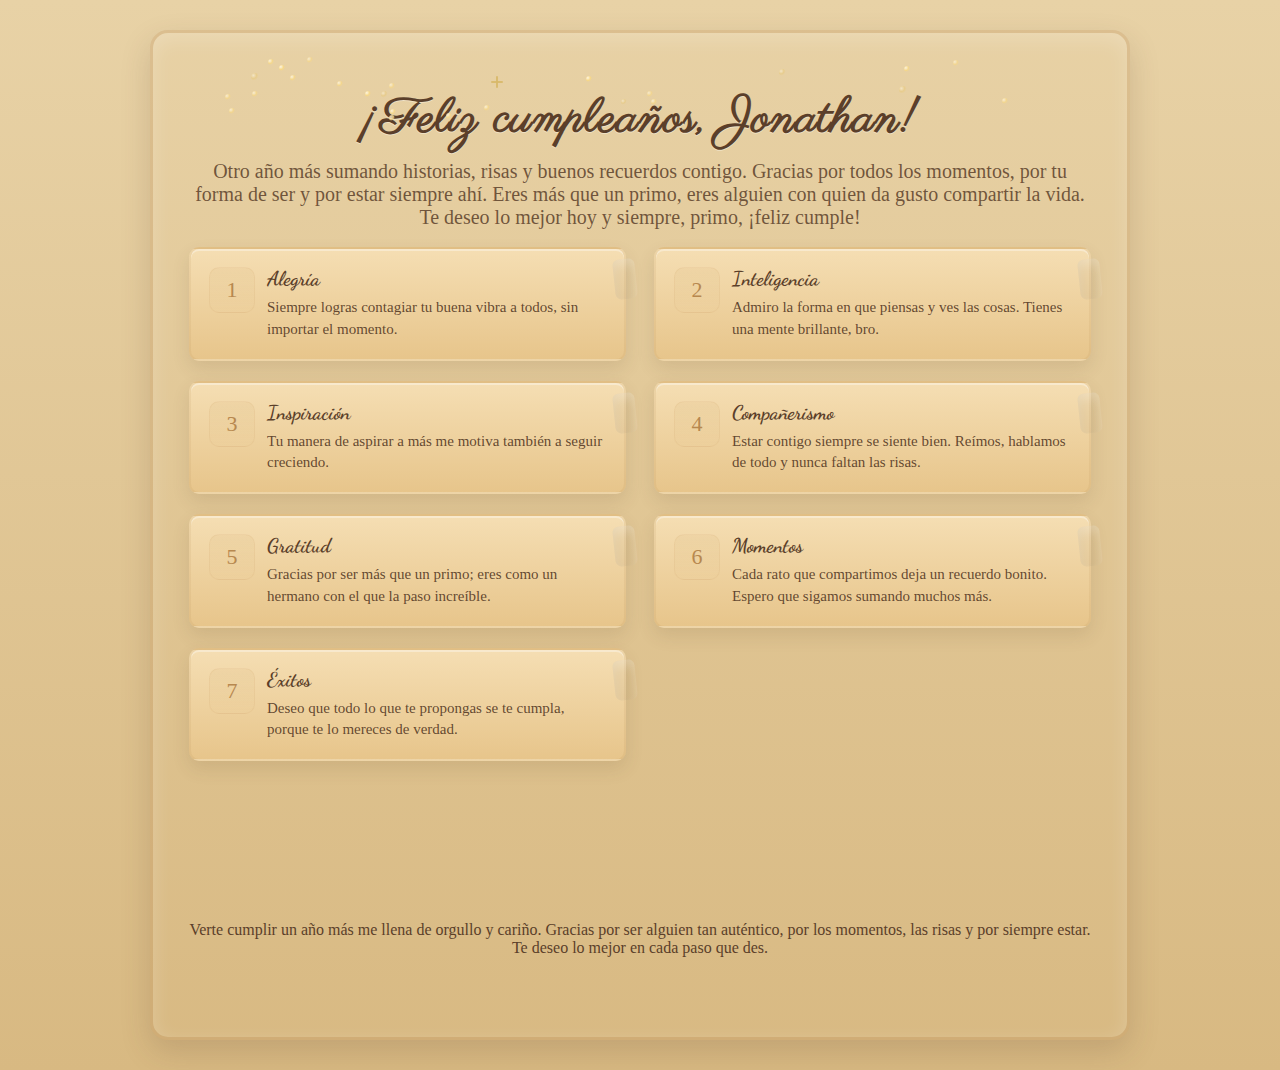
<file: index.html>
<!DOCTYPE html>
<html lang="es">
  <head>
    <meta charset="utf-8" />
    <meta name="viewport" content="width=device-width,initial-scale=1" />
    <title>Feliz cumpleaños Jonathan</title>

    <!-- Fuentes -->
    <link
      href="https://fonts.googleapis.com/css2?family=Great+Vibes&display=swap"
      rel="stylesheet"
    />
    <link
      href="https://fonts.googleapis.com/css2?family=Dancing+Script:wght@600&display=swap"
      rel="stylesheet"
    />
    <link
      href="https://fonts.googleapis.com/css2?family=Parisienne&display=swap"
      rel="stylesheet"
    />
    <link rel="stylesheet" href="jonathan.css">
  </head>
  <body>
    <main>
      <!-- STAR AREA: contiene las estrellas estáticas, flotantes y las que caen -->
      <div class="star-area" aria-hidden="true">
        <!-- Estrellas estáticas (posiciones iniciales; si quieres las muevo) -->
        <div class="star s-1" style="top: 10%; left: 8%"></div>
        <div class="star s-2 tw" style="top: 18%; left: 22%"></div>
        <div
          class="star cross"
          style="top: 12%; left: 34%; opacity: 0.95"
        ></div>
        <div class="star s-3" style="top: 22%; left: 48%"></div>
        <div class="star s-2" style="top: 8%; left: 65%"></div>
        <div class="star s-1 tw" style="top: 16%; left: 78%"></div>

        <!-- Unas sparkles que suben levemente (generadas por JS también) -->
        <!-- Y varias estrellas cayendo (también administradas por JS) -->
      </div>

      <header>
        <h1>¡Feliz cumpleaños, Jonathan!</h1>
        <p>
          Otro año más sumando historias, risas y buenos recuerdos contigo.
          Gracias por todos los momentos, por tu forma de ser y por estar
          siempre ahí. Eres más que un primo, eres alguien con quien da gusto
          compartir la vida. Te deseo lo mejor hoy y siempre, primo, ¡feliz
          cumple!
        </p>
      </header>

      <section class="tarjetas" aria-label="mensajes">
        <article class="tarjeta">
          <span>1</span>
          <div class="valor">
            <h3>Alegría</h3>
            <p>
              Siempre logras contagiar tu buena vibra a todos, sin importar el
              momento.
            </p>
          </div>
        </article>
        <article class="tarjeta">
          <span>2</span>
          <div class="valor">
            <h3>Inteligencia</h3>
            <p>
              Admiro la forma en que piensas y ves las cosas. Tienes una mente
              brillante, bro.
            </p>
          </div>
        </article>
        <article class="tarjeta">
          <span>3</span>
          <div class="valor">
            <h3>Inspiración</h3>
            <p>
              Tu manera de aspirar a más me motiva también a seguir creciendo.
            </p>
          </div>
        </article>
        <article class="tarjeta">
          <span>4</span>
          <div class="valor">
            <h3>Compañerismo</h3>
            <p>
              Estar contigo siempre se siente bien. Reímos, hablamos de todo y
              nunca faltan las risas.
            </p>
          </div>
        </article>
        <article class="tarjeta">
          <span>5</span>
          <div class="valor">
            <h3>Gratitud</h3>
            <p>
              Gracias por ser más que un primo; eres como un hermano con el que
              la paso increíble.
            </p>
          </div>
        </article>
        <article class="tarjeta">
          <span>6</span>
          <div class="valor">
            <h3>Momentos</h3>
            <p>
              Cada rato que compartimos deja un recuerdo bonito. Espero que
              sigamos sumando muchos más.
            </p>
          </div>
        </article>
        <article class="tarjeta">
          <span>7</span>
          <div class="valor">
            <h3>Éxitos</h3>
            <p>
              Deseo que todo lo que te propongas se te cumpla, porque te lo
              mereces de verdad.
            </p>
          </div>
        </article>
        <article class="tarjeta">
          <span>8</span>
          <div class="valor">
            <h3>Buenas vibras</h3>
            <p>
              Tienes esa energía que hace que todo sea más divertido. Cuando
              andamos juntos, todo fluye.
            </p>
          </div>
        </article>
        <article class="tarjeta">
          <span>9</span>
          <div class="valor">
            <h3>Admiración</h3>
            <p>
              Nunca dejes de soñar ni de luchar por lo que quieres, porque
              tienes todo para lograrlo.
            </p>
          </div>
        </article>
        <article class="tarjeta">
          <span>10</span>
          <div class="valor">
            <h3>Cariño</h3>
            <p>
              A veces no se dice tanto, pero te tengo un cariño enorme. Eres
              parte de mis mejores recuerdos.
            </p>
          </div>
        </article>
      </section>

      <footer>
        Verte cumplir un año más me llena de orgullo y cariño. Gracias por ser
        alguien tan auténtico, por los momentos, las risas y por siempre estar.
        Te deseo lo mejor en cada paso que des.
      </footer>
    </main>

    <script defer src="jonathan.js"></script>
    
  </body>
</html>
</file>
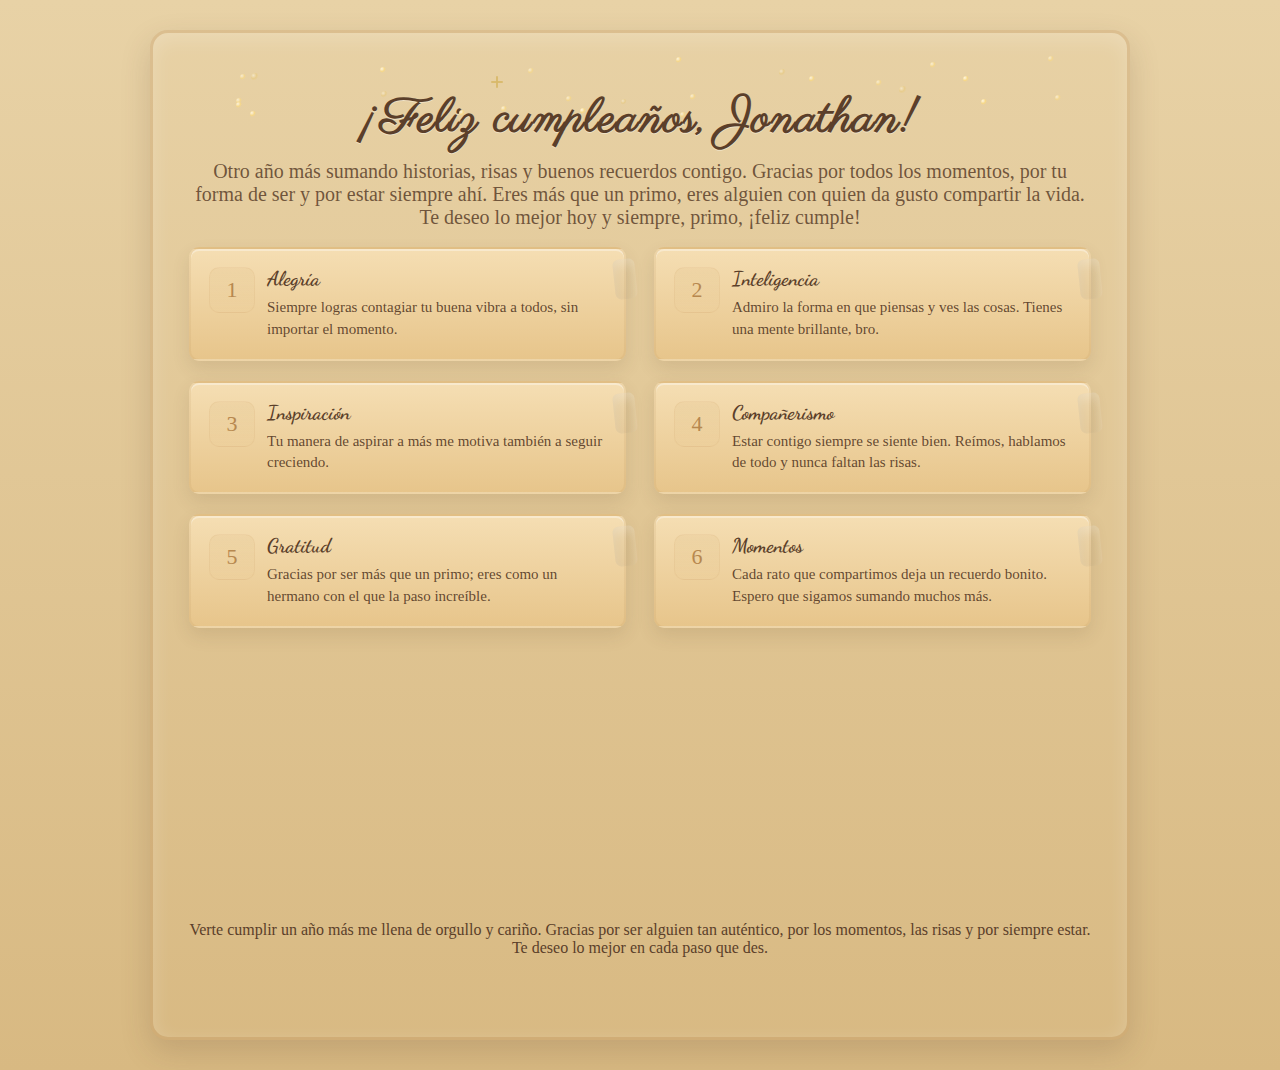
<file: jonathan.html>
<!DOCTYPE html>
<html lang="es">
<head>
  <meta charset="utf-8" />
  <meta name="viewport" content="width=device-width,initial-scale=1" />
  <title>Feliz cumpleaños Jonathan</title>

  <!-- Fuentes -->
  <link href="https://fonts.googleapis.com/css2?family=Great+Vibes&display=swap" rel="stylesheet">
  <link href="https://fonts.googleapis.com/css2?family=Dancing+Script:wght@600&display=swap" rel="stylesheet">
  <link href="https://fonts.googleapis.com/css2?family=Parisienne&display=swap" rel="stylesheet">

  <style>
    * { box-sizing: border-box; }

    body {
      margin: 0;
      font-family: 'Merriweather', serif;
      background: linear-gradient(to bottom, #e8d2a6, #d8b982);
      color: #5b3f2a;
      display: flex;
      align-items: flex-start;
      justify-content: center;
      padding: 30px;
      position: relative;
      min-height: 100vh;
      overflow-y: auto; /* permite scroll vertical */
    }

    /* ===== MAIN (pergamino) ===== */
    main {
      position: relative;
      width: 100%;
      max-width: 980px;
      color: #5b3f2a;
      border-radius: 18px;
      padding: 48px 36px 80px 36px;
      box-shadow: 0 12px 30px rgba(91,63,42,0.18), inset 0 6px 20px rgba(255,255,255,0.2);
      border: 3px solid rgba(183,136,79,0.25);
      z-index: 1;
      overflow: visible;
    }

    header { text-align: center; }
    header h1 {
      font-family: 'Parisienne','Great Vibes','Dancing Script';
      font-size: 48px;
      margin: 6px 0 0 0;
      letter-spacing: 1px;
      text-shadow: 0 1px 0 rgba(255,255,255,0.4);
    }
    header p { margin: 8px 0 0 0; font-size: 20px; color: rgba(91,63,42,0.85); }

    /* ===== TARJETAS ===== */
    .tarjetas {
      display: grid;
      grid-template-columns: repeat(2, 1fr);
      gap: 20px 28px;
      margin-top: 18px;
    }

    .tarjeta {
      background: linear-gradient(180deg, #f5deb3 0%, #e7c58b 100%);
      box-shadow: 0 8px 18px rgba(91,63,42,0.12), inset 0 2px 0 rgba(255,255,255,0.35);
      border: 2px solid rgba(183,136,79,0.12);
      border-radius: 10px;
      padding: 18px;
      display: flex;
      gap: 12px;
      align-items: flex-start;
      transition: transform .22s ease, box-shadow .22s ease, opacity .3s ease;
      position: relative;
      opacity: 0;
      transform: translateY(12px) scale(.995);
    }
    .tarjeta.visible { opacity: 1; transform: translateY(0) scale(1); }
    .tarjeta:hover { transform: translateY(-6px) scale(1.01); box-shadow: 0 18px 36px rgba(91,63,42,0.16); }

    .tarjeta span {
      width: 46px; height: 46px; border-radius: 10px; display:grid; place-items:center; font-size:22px;
      color: #b7884f; background: linear-gradient(180deg, rgba(196,154,83,0.08), transparent);
      border:1px solid rgba(183,136,79,0.09); flex: 0 0 46px;
    }

    .valor h3 { font-family:'Dancing Script'; font-size:20px; margin:0 0 6px 0; color:#5b3f2a; }
    .valor p { margin:0; font-size:15px; line-height:1.45; color:rgba(91,63,42,0.95); }

    footer { text-align:center; margin-top:26px; font-size:16px; color:#5b3f2a; }
    .tarjeta::before {
      content:""; position:absolute; right:-12px; top:10px; width:22px; height:40px; border-radius:6px;
      background:linear-gradient(90deg, rgba(0,0,0,0.06), transparent); transform: rotate(-6deg);
      box-shadow: inset 0 6px 10px rgba(255,255,255,0.18);
    }

    /* contenedor de estrellas (estáticas y flotantes) */
    .star-area {
      position: absolute;
      top: 18px;                 /* ajusta para subir/bajar las estrellas */
      left: 24px;
      right: 24px;
      height: 220px;
      pointer-events: none;
      z-index: 8;               /* por encima del contenido del main */
      overflow: visible;
    }

    /* ---------- Estrellas estáticas (puntitos dorados y cruzcitas) ---------- */
    .star {
      position: absolute;
      border-radius: 50%;
      opacity: 0.5;
      filter: blur(0.2px);
      background: radial-gradient(circle at 30% 30%, #fff8e6 0%, #e8c97a 40%, rgba(232,201,122,0) 65%);
    }
    .star.s-1 { width:8px; height:8px; }
    .star.s-2 { width:7px; height:7px; }
    .star.s-3 { width:6px; height:6px; }

    /* cruz (pequeña estrella en forma de +) con pseudo-elementos */
    .star.cross { width:10px; height:10px; background: transparent; }
    .star.cross::before, .star.cross::after {
      content:""; position:absolute; left:50%; top:50%; transform:translate(-50%,-50%); width:2px; height:12px;
      background:#d8b869; border-radius:2px; opacity:0.95;
    }
    .star.cross::after { transform:translate(-50%,-50%) rotate(90deg); }

    /* twinkle opcional */
    @keyframes twinkle { 0%,100%{opacity:.95; transform:scale(1);} 50%{opacity:.6; transform:scale(1.12);} }
    .star.tw { animation: twinkle 3.5s ease-in-out infinite; }

    /* ---------- Estrellas / puntitos flotantes (suben levemente) ---------- */
    .sparkle {
      position:absolute;
      width:6px; height:6px; border-radius:50%;
      background: radial-gradient(circle at 30% 30%, #fff8e6 0%, #f7d887 45%, rgba(247,216,135,0) 70%);
      opacity: 0.9; filter: blur(.1px);
      animation: floatUp 5s linear infinite;
    }
    @keyframes floatUp {
      from { transform: translateY(0) scale(.85); opacity: 0.95; }
      to   { transform: translateY(-180px) scale(1.05); opacity: 0; }
    }

    /* ---------- Estrellas cayendo (más sutil) ---------- */
    .fall {
      position: fixed;
      top: -10px;
      width: 6px; height: 6px; border-radius: 50%;
      background: radial-gradient(circle at 30% 30%, #fff8e6 0%, #f7d887 45%, rgba(247,216,135,0) 70%);
      opacity: 0.5; filter: blur(.1px);
      animation: fallY linear infinite;
      z-index: 1000;
    }

    @keyframes fallY {
  0% { transform: translateY(0) translateX(0) rotate(0deg); opacity:1; }
  100% { transform: translateY(var(--fallDistance, 720px)) translateX(60px) rotate(240deg); opacity:0; }
}

    /* diferentes duraciones/delays para naturalidad */
    .fall.f1 { left: 8%; animation-duration: 18.5s; animation-delay: 0s; }
    .fall.f2 { left: 28%; animation-duration: 20.2s; animation-delay: 1.2s; }
    .fall.f3 { left: 50%; animation-duration: 19.4s; animation-delay: 0.6s; }
    .fall.f4 { left: 72%; animation-duration: 21s; animation-delay: 2.3s; }
    .fall.f5 { left: 88%; animation-duration: 20.6s; animation-delay: 3s; }

    /* responsive */
    @media (max-width:720px) {
      .tarjetas { grid-template-columns: 1fr; }
      main { padding: 32px 20px 58px 20px; }
      header h1 { font-size: 38px; }
      .star-area { height: 140px; top: 12px; left: 12px; right: 12px; }
    }
  </style>
</head>
<body>
  <main>
    <!-- STAR AREA: contiene las estrellas estáticas, flotantes y las que caen -->
    <div class="star-area" aria-hidden="true">
      <!-- Estrellas estáticas (posiciones iniciales; si quieres las muevo) -->
      <div class="star s-1" style="top:10%; left:8%;"></div>
      <div class="star s-2 tw" style="top:18%; left:22%;"></div>
      <div class="star cross" style="top:12%; left:34%; opacity:.95;"></div>
      <div class="star s-3" style="top:22%; left:48%;"></div>
      <div class="star s-2" style="top:8%; left:65%;"></div>
      <div class="star s-1 tw" style="top:16%; left:78%;"></div>

      <!-- Unas sparkles que suben levemente (generadas por JS también) -->
      <!-- Y varias estrellas cayendo (también administradas por JS) -->
    </div>

    <header>
      <h1>¡Feliz cumpleaños, Jonathan!</h1>
      <p>Otro año más sumando historias, risas y buenos recuerdos contigo.
Gracias por todos los momentos, por tu forma de ser y por estar siempre ahí.
Eres más que un primo, eres alguien con quien da gusto compartir la vida. Te deseo lo mejor hoy y siempre, primo, ¡feliz cumple!</p>
    </header>

    <section class="tarjetas" aria-label="mensajes">
      <article class="tarjeta"><span>1</span><div class="valor"><h3>Alegría</h3><p>Siempre logras contagiar tu buena vibra a todos, sin importar el momento.</p></div></article>
      <article class="tarjeta"><span>2</span><div class="valor"><h3>Inteligencia</h3><p>Admiro la forma en que piensas y ves las cosas. Tienes una mente brillante, bro.</p></div></article>
      <article class="tarjeta"><span>3</span><div class="valor"><h3>Inspiración</h3><p>Tu manera de aspirar a más me motiva también a seguir creciendo.</p></div></article>
      <article class="tarjeta"><span>4</span><div class="valor"><h3>Compañerismo</h3><p>Estar contigo siempre se siente bien. Reímos, hablamos de todo y nunca faltan las risas.</p></div></article>
      <article class="tarjeta"><span>5</span><div class="valor"><h3>Gratitud</h3><p>Gracias por ser más que un primo; eres como un hermano con el que la paso increíble.</p></div></article>
      <article class="tarjeta"><span>6</span><div class="valor"><h3>Momentos</h3><p>Cada rato que compartimos deja un recuerdo bonito. Espero que sigamos sumando muchos más.</p></div></article>
      <article class="tarjeta"><span>7</span><div class="valor"><h3>Éxitos</h3><p>Deseo que todo lo que te propongas se te cumpla, porque te lo mereces de verdad.</p></div></article>
      <article class="tarjeta"><span>8</span><div class="valor"><h3>Buenas vibras</h3><p>Tienes esa energía que hace que todo sea más divertido. Cuando andamos juntos, todo fluye.</p></div></article>
      <article class="tarjeta"><span>9</span><div class="valor"><h3>Admiración</h3><p>Nunca dejes de soñar ni de luchar por lo que quieres, porque tienes todo para lograrlo.</p></div></article>
      <article class="tarjeta"><span>10</span><div class="valor"><h3>Cariño</h3><p>A veces no se dice tanto, pero te tengo un cariño enorme. Eres parte de mis mejores recuerdos.</p></div></article>
    </section>

    <footer>Verte cumplir un año más me llena de orgullo y cariño. Gracias por ser alguien tan auténtico, por los momentos, las risas y por siempre estar. Te deseo lo mejor en cada paso que des.</footer>
  </main>

  <script>
    /* ===== entrada de tarjetas (la animación que ya tenías) ===== */
    document.addEventListener('DOMContentLoaded', ()=>{
      const cards = Array.from(document.querySelectorAll('.tarjeta'));
      cards.forEach((c,i)=>{
        setTimeout(()=> c.classList.add('visible'), 120 * i);
      });

      /* ===== generar sparkles (flotantes arriba dentro de star-area) ===== */
      const starArea = document.querySelector('.star-area');

     // Sparkles leves que suben (floatUp)
for (let i = 0; i < 20; i++) {
  const s = document.createElement('div');
  s.className = 'sparkle';
  s.style.left = (5 + Math.random() * 90) + '%';
  s.style.top = (5 + Math.random() * 60) + 'px';
  s.style.animationDelay = (Math.random() * 4) + 's';
  s.style.opacity = 0.6 + Math.random() * 0.4;
  starArea.appendChild(s);
}

/* ===== generar estrellas cayendo (más cantidad y con alturas variables) ===== */
for (let i = 0; i < 60; i++) { // antes 8 → ahora 60
  const f = document.createElement('div');
  f.className = 'fall f' + ((i % 5) + 1);

  // distribuir horizontalmente y empezar en diferentes alturas
  f.style.left = (5 + Math.random() * 90) + '%';
  f.style.top = (-200 - Math.random() * 200) + 'px';

  // duración y delay variables
const dur = 18 + Math.random() * 12;
const delay = Math.random() * 10;
f.style.animationDuration = dur + 's';
f.style.animationDelay = delay + 's';

// animación personalizada según alto del documento
const screenHeight = document.body.scrollHeight; 
const fallDistance = screenHeight + 400; // un poco más del total
f.style.setProperty('--fallDistance', fallDistance + 'px');


  // agregarlas al main para mantener el mismo stacking
  document.body.appendChild(f);

}

    });
  </script>
</body>
</html>
</file>
<file: jonathan.css>
* {
  box-sizing: border-box;
}

body {
  margin: 0;
  font-family: "Merriweather", serif;
  background: linear-gradient(to bottom, #e8d2a6, #d8b982);
  color: #5b3f2a;
  display: flex;
  align-items: flex-start;
  justify-content: center;
  padding: 30px;
  position: relative;
  min-height: 100vh;
  overflow-y: auto; /* permite scroll vertical */
}

/* ===== MAIN (pergamino) ===== */
main {
  position: relative;
  width: 100%;
  max-width: 980px;
  color: #5b3f2a;
  border-radius: 18px;
  padding: 48px 36px 80px 36px;
  box-shadow: 0 12px 30px rgba(91, 63, 42, 0.18),
    inset 0 6px 20px rgba(255, 255, 255, 0.2);
  border: 3px solid rgba(183, 136, 79, 0.25);
  z-index: 1;
  overflow: visible;
}

header {
  text-align: center;
}
header h1 {
  font-family: "Parisienne", "Great Vibes", "Dancing Script";
  font-size: 48px;
  margin: 6px 0 0 0;
  letter-spacing: 1px;
  text-shadow: 0 1px 0 rgba(255, 255, 255, 0.4);
}
header p {
  margin: 8px 0 0 0;
  font-size: 20px;
  color: rgba(91, 63, 42, 0.85);
}

/* ===== TARJETAS ===== */
.tarjetas {
  display: grid;
  grid-template-columns: repeat(2, 1fr);
  gap: 20px 28px;
  margin-top: 18px;
}

.tarjeta {
  background: linear-gradient(180deg, #f5deb3 0%, #e7c58b 100%);
  box-shadow: 0 8px 18px rgba(91, 63, 42, 0.12),
    inset 0 2px 0 rgba(255, 255, 255, 0.35);
  border: 2px solid rgba(183, 136, 79, 0.12);
  border-radius: 10px;
  padding: 18px;
  display: flex;
  gap: 12px;
  align-items: flex-start;
  transition: transform 0.22s ease, box-shadow 0.22s ease, opacity 0.3s ease;
  position: relative;
  opacity: 0;
  transform: translateY(12px) scale(0.995);
}
.tarjeta.visible {
  opacity: 1;
  transform: translateY(0) scale(1);
}
.tarjeta:hover {
  transform: translateY(-6px) scale(1.01);
  box-shadow: 0 18px 36px rgba(91, 63, 42, 0.16);
}

.tarjeta span {
  width: 46px;
  height: 46px;
  border-radius: 10px;
  display: grid;
  place-items: center;
  font-size: 22px;
  color: #b7884f;
  background: linear-gradient(180deg, rgba(196, 154, 83, 0.08), transparent);
  border: 1px solid rgba(183, 136, 79, 0.09);
  flex: 0 0 46px;
}

.valor h3 {
  font-family: "Dancing Script";
  font-size: 20px;
  margin: 0 0 6px 0;
  color: #5b3f2a;
}
.valor p {
  margin: 0;
  font-size: 15px;
  line-height: 1.45;
  color: rgba(91, 63, 42, 0.95);
}

footer {
  text-align: center;
  margin-top: 26px;
  font-size: 16px;
  color: #5b3f2a;
}
.tarjeta::before {
  content: "";
  position: absolute;
  right: -12px;
  top: 10px;
  width: 22px;
  height: 40px;
  border-radius: 6px;
  background: linear-gradient(90deg, rgba(0, 0, 0, 0.06), transparent);
  transform: rotate(-6deg);
  box-shadow: inset 0 6px 10px rgba(255, 255, 255, 0.18);
}

/* contenedor de estrellas (estáticas y flotantes) */
.star-area {
  position: absolute;
  top: 18px; /* ajusta para subir/bajar las estrellas */
  left: 24px;
  right: 24px;
  height: 220px;
  pointer-events: none;
  z-index: 8; /* por encima del contenido del main */
  overflow: visible;
}

/* ---------- Estrellas estáticas (puntitos dorados y cruzcitas) ---------- */
.star {
  position: absolute;
  border-radius: 50%;
  opacity: 0.5;
  filter: blur(0.2px);
  background: radial-gradient(
    circle at 30% 30%,
    #fff8e6 0%,
    #e8c97a 40%,
    rgba(232, 201, 122, 0) 65%
  );
}
.star.s-1 {
  width: 8px;
  height: 8px;
}
.star.s-2 {
  width: 7px;
  height: 7px;
}
.star.s-3 {
  width: 6px;
  height: 6px;
}

/* cruz (pequeña estrella en forma de +) con pseudo-elementos */
.star.cross {
  width: 10px;
  height: 10px;
  background: transparent;
}
.star.cross::before,
.star.cross::after {
  content: "";
  position: absolute;
  left: 50%;
  top: 50%;
  transform: translate(-50%, -50%);
  width: 2px;
  height: 12px;
  background: #d8b869;
  border-radius: 2px;
  opacity: 0.95;
}
.star.cross::after {
  transform: translate(-50%, -50%) rotate(90deg);
}

/* twinkle opcional */
@keyframes twinkle {
  0%,
  100% {
    opacity: 0.95;
    transform: scale(1);
  }
  50% {
    opacity: 0.6;
    transform: scale(1.12);
  }
}
.star.tw {
  animation: twinkle 3.5s ease-in-out infinite;
}

/* ---------- Estrellas / puntitos flotantes (suben levemente) ---------- */
.sparkle {
  position: absolute;
  width: 6px;
  height: 6px;
  border-radius: 50%;
  background: radial-gradient(
    circle at 30% 30%,
    #fff8e6 0%,
    #f7d887 45%,
    rgba(247, 216, 135, 0) 70%
  );
  opacity: 0.9;
  filter: blur(0.1px);
  animation: floatUp 5s linear infinite;
}
@keyframes floatUp {
  from {
    transform: translateY(0) scale(0.85);
    opacity: 0.95;
  }
  to {
    transform: translateY(-180px) scale(1.05);
    opacity: 0;
  }
}

/* ---------- Estrellas cayendo (más sutil) ---------- */
.fall {
  position: fixed;
  top: -10px;
  width: 6px;
  height: 6px;
  border-radius: 50%;
  background: radial-gradient(
    circle at 30% 30%,
    #fff8e6 0%,
    #f7d887 45%,
    rgba(247, 216, 135, 0) 70%
  );
  opacity: 0.5;
  filter: blur(0.1px);
  animation: fallY linear infinite;
  z-index: 1000;
}

@keyframes fallY {
  0% {
    transform: translateY(0) translateX(0) rotate(0deg);
    opacity: 1;
  }
  100% {
    transform: translateY(var(--fallDistance, 720px)) translateX(60px)
      rotate(240deg);
    opacity: 0;
  }
}

/* diferentes duraciones/delays para naturalidad */
.fall.f1 {
  left: 8%;
  animation-duration: 18.5s;
  animation-delay: 0s;
}
.fall.f2 {
  left: 28%;
  animation-duration: 20.2s;
  animation-delay: 1.2s;
}
.fall.f3 {
  left: 50%;
  animation-duration: 19.4s;
  animation-delay: 0.6s;
}
.fall.f4 {
  left: 72%;
  animation-duration: 21s;
  animation-delay: 2.3s;
}
.fall.f5 {
  left: 88%;
  animation-duration: 20.6s;
  animation-delay: 3s;
}

/* responsive */
@media (max-width: 720px) {
  .tarjetas {
    grid-template-columns: 1fr;
  }
  main {
    padding: 32px 20px 58px 20px;
  }
  header h1 {
    font-size: 38px;
  }
  .star-area {
    height: 140px;
    top: 12px;
    left: 12px;
    right: 12px;
  }
}
</file>
